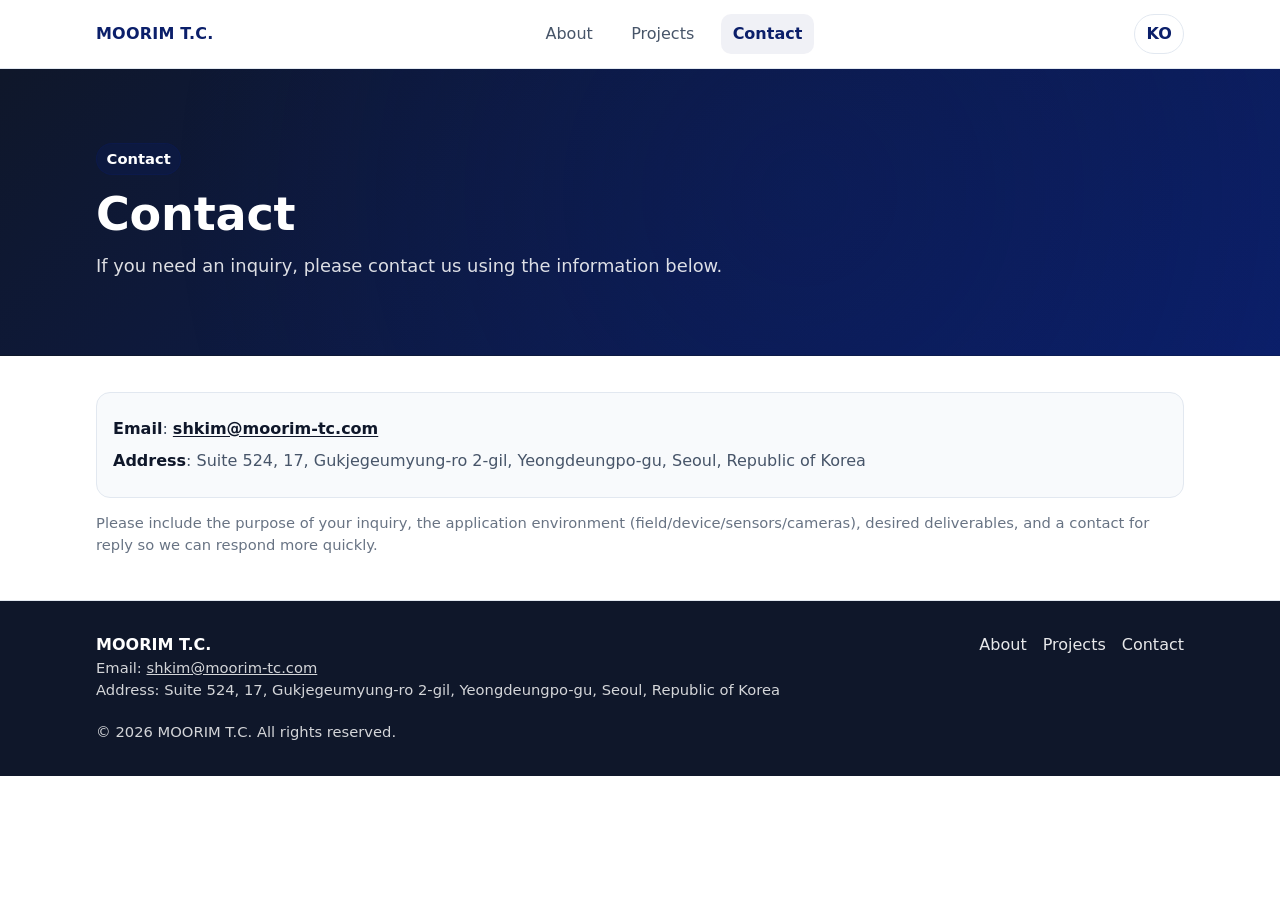
<file: en/contact/index.html>
<!doctype html>
<html lang="en">
  <head>
    <meta charset="utf-8" />
    <meta name="viewport" content="width=device-width, initial-scale=1" />
    <title>MOORIM T.C. | Contact</title>
    <meta name="description" content="Contact MOORIM T.C." />
    <!-- Google tag (gtag.js) -->
    <script async src="https://www.googletagmanager.com/gtag/js?id=G-YCZYZPML6T"></script>
    <script>
      window.dataLayer = window.dataLayer || [];
      function gtag(){dataLayer.push(arguments);}
      gtag('js', new Date());

      gtag('config', 'G-YCZYZPML6T');
    </script>
    <link rel="stylesheet" href="../../assets/css/style.css" />
    <script src="../../assets/js/main.js" defer></script>
  </head>
  <body>
    <a class="skip-link" href="#main">Skip to main content</a>

    <header class="site-header">
      <div class="container header-inner">
        <a class="brand" href="/en/" aria-label="MOORIM T.C. home">
          <span class="brand-name">MOORIM T.C.</span>
        </a>

        <nav class="nav" aria-label="Primary">
          <a data-nav="about" href="/en/">About</a>
          <a data-nav="projects" href="/en/projects/">Projects</a>
          <a data-nav="contact" href="/en/contact/">Contact</a>
        </nav>

        <div class="header-actions">
          <a class="lang-link" data-lang-switch href="/ko/contact/">KO</a>
        </div>
      </div>
    </header>

    <main id="main">
      <section class="hero">
        <div class="container">
          <span class="kicker">Contact</span>
          <h1>Contact</h1>
          <p class="lead">If you need an inquiry, please contact us using the information below.</p>
        </div>
      </section>

      <section class="section">
        <div class="container">
          <div class="notice">
            <p><span class="footer-strong">Email</span>: <a href="mailto:shkim@moorim-tc.com">shkim@moorim-tc.com</a></p>
            <p><span class="footer-strong">Address</span>: Suite 524, 17, Gukjegeumyung-ro 2-gil, Yeongdeungpo-gu, Seoul, Republic of Korea</p>
          </div>
          <p class="small" style="margin-top:.9rem">Please include the purpose of your inquiry, the application environment (field/device/sensors/cameras), desired deliverables, and a contact for reply so we can respond more quickly.</p>
        </div>
      </section>
    </main>

    <footer class="site-footer">
      <div class="container footer-row">
        <div>
          <div class="footer-strong" data-company-name>MOORIM T.C.</div>
          <div class="small">Email: <a href="mailto:shkim@moorim-tc.com">shkim@moorim-tc.com</a></div>
          <div class="small">Address: Suite 524, 17, Gukjegeumyung-ro 2-gil, Yeongdeungpo-gu, Seoul, Republic of Korea</div>
        </div>
        <nav class="footer-nav" aria-label="Footer">
          <a href="/en/">About</a>
          <a href="/en/projects/">Projects</a>
          <a href="/en/contact/">Contact</a>
        </nav>
      </div>
      <div class="container footer-bottom small">
        <div>© <span id="y"></span> MOORIM T.C. All rights reserved.</div>
      </div>
      <script>
        document.getElementById('y').textContent = new Date().getFullYear();
      </script>
    </footer>
  </body>
</html>
</file>
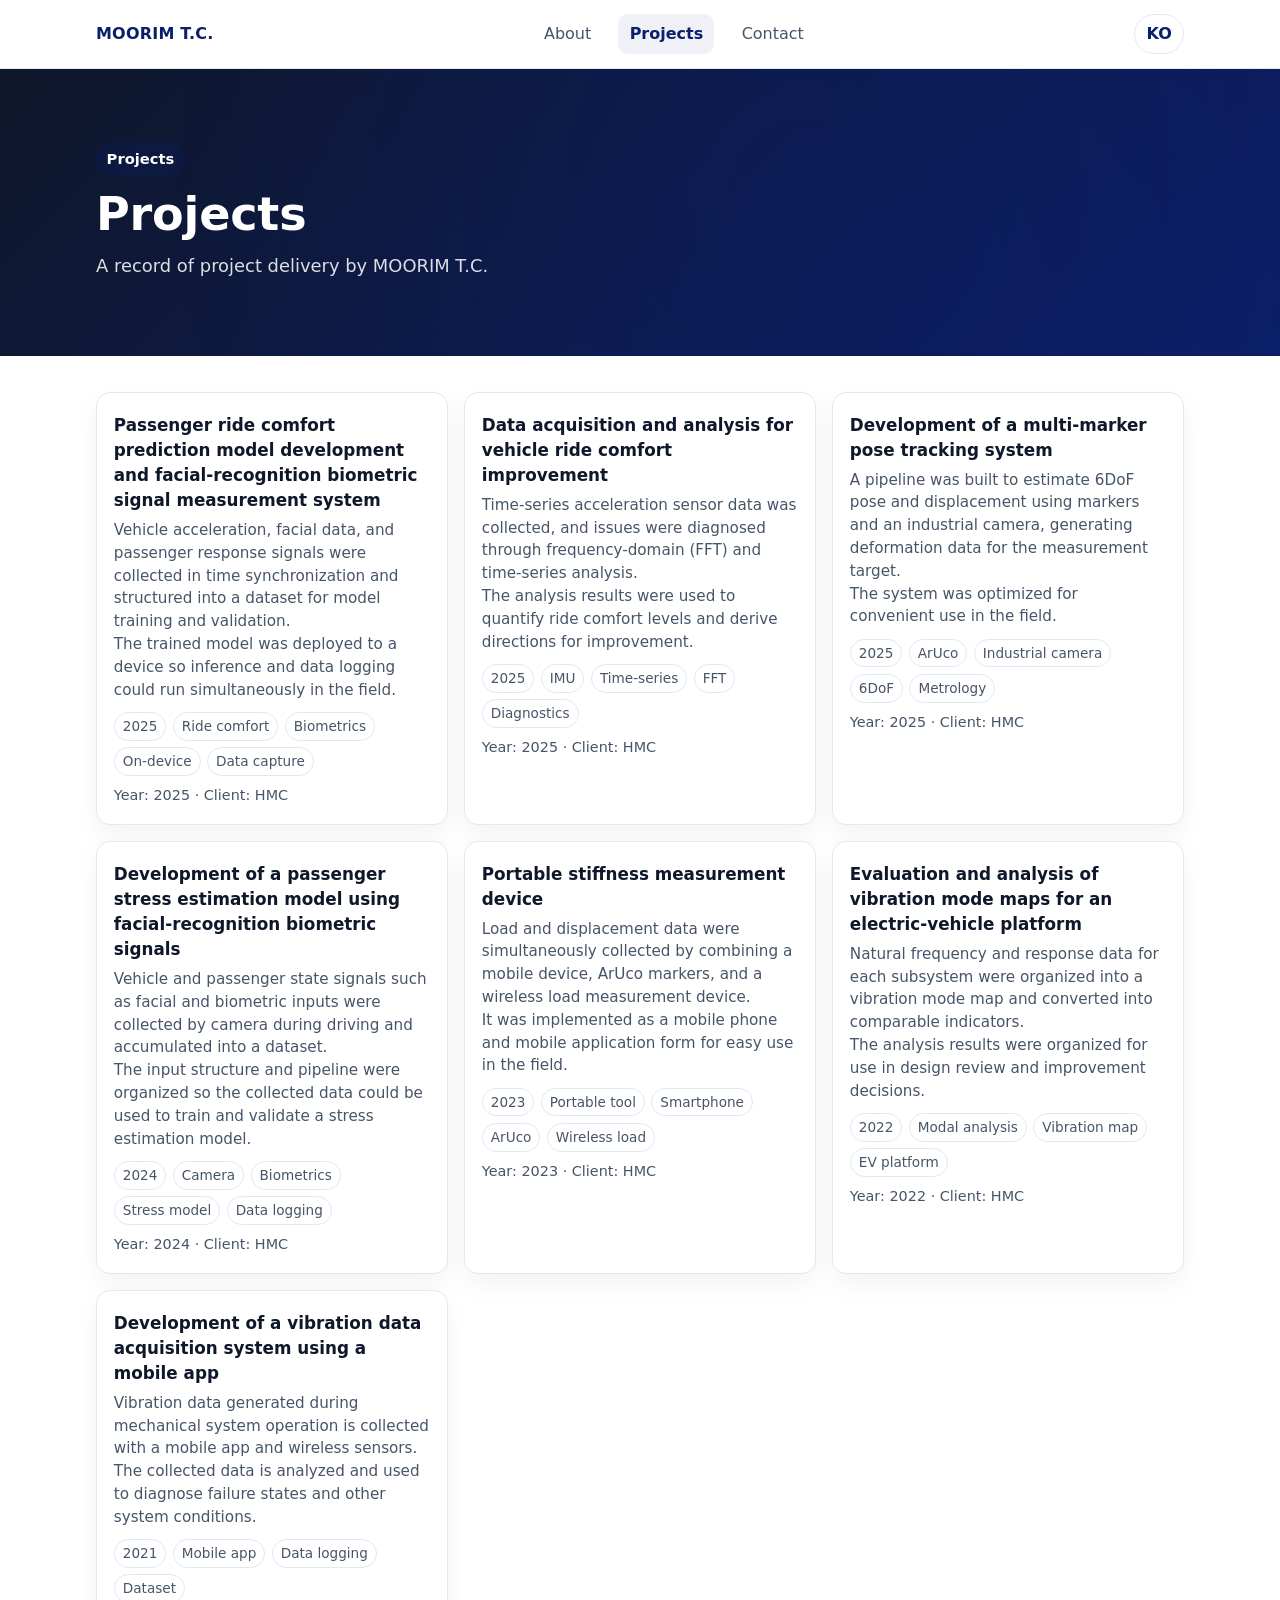
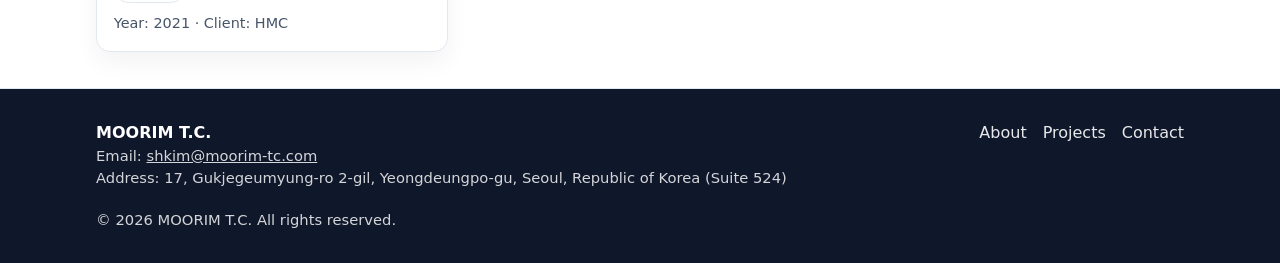
<file: en/projects/index.html>
<!doctype html>
<html lang="en">
  <head>
    <meta charset="utf-8" />
    <meta name="viewport" content="width=device-width, initial-scale=1" />
    <title>MOORIM T.C. | Projects</title>
    <meta name="description" content="MOORIM T.C. portfolio / projects" />
    <!-- Google tag (gtag.js) -->
    <script async src="https://www.googletagmanager.com/gtag/js?id=G-YCZYZPML6T"></script>
    <script>
      window.dataLayer = window.dataLayer || [];
      function gtag(){dataLayer.push(arguments);}
      gtag('js', new Date());

      gtag('config', 'G-YCZYZPML6T');
    </script>
    <link rel="stylesheet" href="../../assets/css/style.css" />
    <script src="../../assets/js/main.js" defer></script>
  </head>
  <body>
    <a class="skip-link" href="#main">Skip to content</a>

    <header class="site-header">
      <div class="container header-inner">
        <a class="brand" href="/en/" aria-label="MOORIM T.C. home">
          <span class="brand-name">MOORIM T.C.</span>
        </a>

        <nav class="nav" aria-label="Primary">
          <a data-nav="about" href="/en/">About</a>
          <a data-nav="projects" href="/en/projects/">Projects</a>
          <a data-nav="contact" href="/en/contact/">Contact</a>
        </nav>

        <div class="header-actions">
          <a class="lang-link" data-lang-switch href="/ko/projects/">KO</a>
        </div>
      </div>
    </header>

    <main id="main">
      <section class="hero">
        <div class="container">
          <span class="kicker">Projects</span>
          <h1>Projects</h1>
          <p class="lead">A record of project delivery by MOORIM T.C.</p>
        </div>
      </section>

      <section class="section">
        <div class="container">
          <div class="grid" role="list">
            <article class="card" role="listitem">
              <h3>Passenger ride comfort prediction model development and facial-recognition biometric signal measurement system</h3>
              <p>Vehicle acceleration, facial data, and passenger response signals were collected in time synchronization and structured into a dataset for model training and validation.</p>
              <p>The trained model was deployed to a device so inference and data logging could run simultaneously in the field.</p>
              <div class="tags" aria-label="Tech keywords">
                <span class="tag">2025</span><span class="tag">Ride comfort</span><span class="tag">Biometrics</span><span class="tag">On-device</span><span class="tag">Data capture</span>
              </div>
              <div class="meta">Year: 2025 · Client: HMC</div>
            </article>

            <article class="card" role="listitem">
              <h3>Data acquisition and analysis for vehicle ride comfort improvement</h3>
              <p>Time-series acceleration sensor data was collected, and issues were diagnosed through frequency-domain (FFT) and time-series analysis.</p>
              <p>The analysis results were used to quantify ride comfort levels and derive directions for improvement.</p>
              <div class="tags" aria-label="Tech keywords">
                <span class="tag">2025</span><span class="tag">IMU</span><span class="tag">Time-series</span><span class="tag">FFT</span><span class="tag">Diagnostics</span>
              </div>
              <div class="meta">Year: 2025 · Client: HMC</div>
            </article>

            <article class="card" role="listitem">
              <h3>Development of a multi-marker pose tracking system</h3>
              <p>A pipeline was built to estimate 6DoF pose and displacement using markers and an industrial camera, generating deformation data for the measurement target.</p>
              <p>The system was optimized for convenient use in the field.</p>
              <div class="tags" aria-label="Tech keywords">
                <span class="tag">2025</span><span class="tag">ArUco</span><span class="tag">Industrial camera</span><span class="tag">6DoF</span><span class="tag">Metrology</span>
              </div>
              <div class="meta">Year: 2025 · Client: HMC</div>
            </article>

            <article class="card" role="listitem">
              <h3>Development of a passenger stress estimation model using facial-recognition biometric signals</h3>
              <p>Vehicle and passenger state signals such as facial and biometric inputs were collected by camera during driving and accumulated into a dataset.</p>
              <p>The input structure and pipeline were organized so the collected data could be used to train and validate a stress estimation model.</p>
              <div class="tags" aria-label="Tech keywords">
                <span class="tag">2024</span><span class="tag">Camera</span><span class="tag">Biometrics</span><span class="tag">Stress model</span><span class="tag">Data logging</span>
              </div>
              <div class="meta">Year: 2024 · Client: HMC</div>
            </article>

            <article class="card" role="listitem">
              <h3>Portable stiffness measurement device</h3>
              <p>Load and displacement data were simultaneously collected by combining a mobile device, ArUco markers, and a wireless load measurement device.</p>
              <p>It was implemented as a mobile phone and mobile application form for easy use in the field.</p>
              <div class="tags" aria-label="Tech keywords">
                <span class="tag">2023</span><span class="tag">Portable tool</span><span class="tag">Smartphone</span><span class="tag">ArUco</span><span class="tag">Wireless load</span>
              </div>
              <div class="meta">Year: 2023 · Client: HMC</div>
            </article>

            <article class="card" role="listitem">
              <h3>Evaluation and analysis of vibration mode maps for an electric-vehicle platform</h3>
              <p>Natural frequency and response data for each subsystem were organized into a vibration mode map and converted into comparable indicators.</p>
              <p>The analysis results were organized for use in design review and improvement decisions.</p>
              <div class="tags" aria-label="Tech keywords">
                <span class="tag">2022</span><span class="tag">Modal analysis</span><span class="tag">Vibration map</span><span class="tag">EV platform</span>
              </div>
              <div class="meta">Year: 2022 · Client: HMC</div>
            </article>

            <article class="card" role="listitem">
              <h3>Development of a vibration data acquisition system using a mobile app</h3>
              <p>Vibration data generated during mechanical system operation is collected with a mobile app and wireless sensors.</p>
              <p>The collected data is analyzed and used to diagnose failure states and other system conditions.</p>
              <div class="tags" aria-label="Tech keywords">
                <span class="tag">2021</span><span class="tag">Mobile app</span><span class="tag">Data logging</span><span class="tag">Dataset</span>
              </div>
              <div class="meta">Year: 2021 · Client: HMC</div>
            </article>
          </div>
        </div>
      </section>
    </main>

    <footer class="site-footer">
      <div class="container footer-row">
        <div>
          <div class="footer-strong" data-company-name>MOORIM T.C.</div>
          <div class="small">Email: <a href="mailto:shkim@moorim-tc.com">shkim@moorim-tc.com</a></div>
          <div class="small">Address: 17, Gukjegeumyung-ro 2-gil, Yeongdeungpo-gu, Seoul, Republic of Korea (Suite 524)</div>
        </div>
        <nav class="footer-nav" aria-label="Footer">
          <a href="/en/">About</a>
          <a href="/en/projects/">Projects</a>
          <a href="/en/contact/">Contact</a>
        </nav>
      </div>
      <div class="container footer-bottom small">
        <div>© <span id="y"></span> MOORIM T.C. All rights reserved.</div>
      </div>
      <script>
        document.getElementById('y').textContent = new Date().getFullYear();
      </script>
    </footer>
  </body>
</html>
</file>
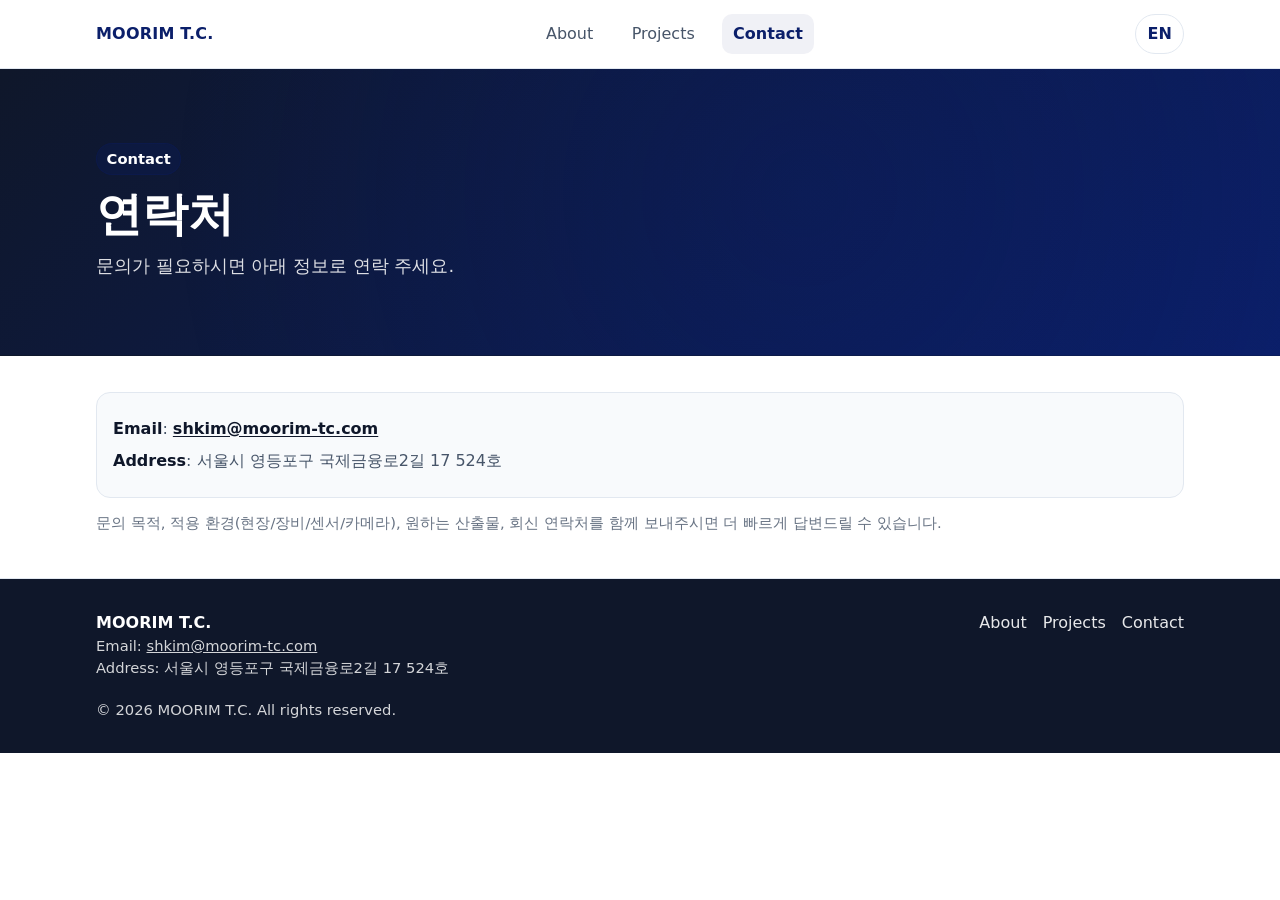
<file: ko/contact/index.html>
<!doctype html>
<html lang="ko">
  <head>
    <meta charset="utf-8" />
    <meta name="viewport" content="width=device-width, initial-scale=1" />
    <title>MOORIM T.C. | 연락처</title>
    <meta name="description" content="MOORIM T.C. 연락처" />
    <!-- Google tag (gtag.js) -->
    <script async src="https://www.googletagmanager.com/gtag/js?id=G-YCZYZPML6T"></script>
    <script>
      window.dataLayer = window.dataLayer || [];
      function gtag(){dataLayer.push(arguments);}
      gtag('js', new Date());

      gtag('config', 'G-YCZYZPML6T');
    </script>
    <link rel="stylesheet" href="../../assets/css/style.css" />
    <script src="../../assets/js/main.js" defer></script>
  </head>
  <body>
    <a class="skip-link" href="#main">본문 바로가기</a>

    <header class="site-header">
      <div class="container header-inner">
        <a class="brand" href="/ko/" aria-label="MOORIM T.C. 홈">
          <span class="brand-name">MOORIM T.C.</span>
        </a>

        <nav class="nav" aria-label="주 메뉴">
          <a data-nav="about" href="/ko/">About</a>
          <a data-nav="projects" href="/ko/projects/">Projects</a>
          <a data-nav="contact" href="/ko/contact/">Contact</a>
        </nav>

        <div class="header-actions">
          <a class="lang-link" data-lang-switch href="/en/contact/">EN</a>
        </div>
      </div>
    </header>

    <main id="main">
      <section class="hero">
        <div class="container">
          <span class="kicker">Contact</span>
          <h1>연락처</h1>
          <p class="lead">문의가 필요하시면 아래 정보로 연락 주세요.</p>
        </div>
      </section>

      <section class="section">
        <div class="container">
          <div class="notice">
            <p><span class="footer-strong">Email</span>: <a href="mailto:shkim@moorim-tc.com">shkim@moorim-tc.com</a></p>
            <p><span class="footer-strong">Address</span>: 서울시 영등포구 국제금융로2길 17 524호</p>
          </div>
          <p class="small" style="margin-top:.9rem">문의 목적, 적용 환경(현장/장비/센서/카메라), 원하는 산출물, 회신 연락처를 함께 보내주시면 더 빠르게 답변드릴 수 있습니다.</p>
        </div>
      </section>
    </main>

    <footer class="site-footer">
      <div class="container footer-row">
        <div>
          <div class="footer-strong" data-company-name>MOORIM T.C.</div>
          <div class="small">Email: <a href="mailto:shkim@moorim-tc.com">shkim@moorim-tc.com</a></div>
          <div class="small">Address: 서울시 영등포구 국제금융로2길 17 524호</div>
        </div>
        <nav class="footer-nav" aria-label="Footer">
          <a href="/ko/">About</a>
          <a href="/ko/projects/">Projects</a>
          <a href="/ko/contact/">Contact</a>
        </nav>
      </div>
      <div class="container footer-bottom small">
        <div>© <span id="y"></span> MOORIM T.C. All rights reserved.</div>
      </div>
      <script>
        document.getElementById('y').textContent = new Date().getFullYear();
      </script>
    </footer>
  </body>
</html>
</file>
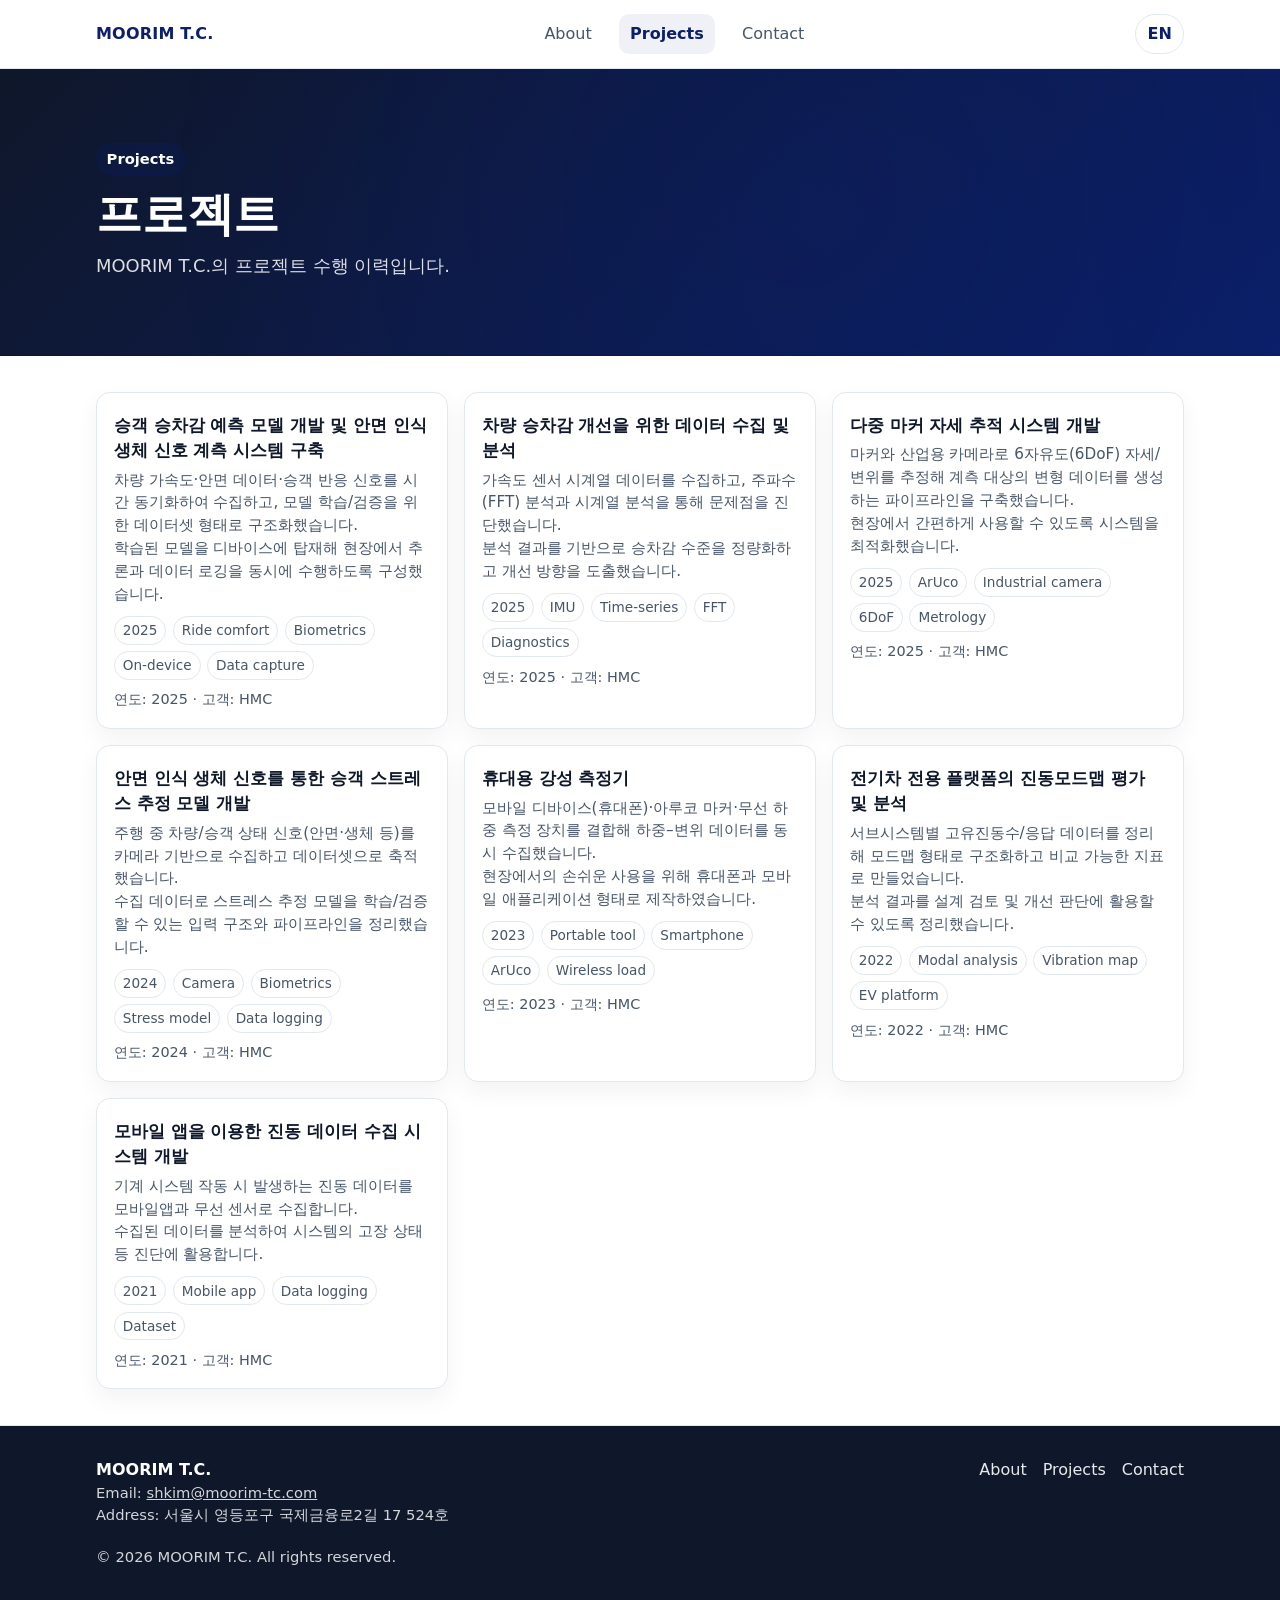
<file: ko/projects/index.html>
<!doctype html>
<html lang="ko">
  <head>
    <meta charset="utf-8" />
    <meta name="viewport" content="width=device-width, initial-scale=1" />
    <title>MOORIM T.C. | 프로젝트</title>
    <meta name="description" content="MOORIM T.C. 포트폴리오 / 프로젝트" />
    <!-- Google tag (gtag.js) -->
    <script async src="https://www.googletagmanager.com/gtag/js?id=G-YCZYZPML6T"></script>
    <script>
      window.dataLayer = window.dataLayer || [];
      function gtag(){dataLayer.push(arguments);}
      gtag('js', new Date());

      gtag('config', 'G-YCZYZPML6T');
    </script>
    <link rel="stylesheet" href="../../assets/css/style.css" />
    <script src="../../assets/js/main.js" defer></script>
  </head>
  <body>
    <a class="skip-link" href="#main">본문 바로가기</a>

    <header class="site-header">
      <div class="container header-inner">
        <a class="brand" href="/ko/" aria-label="MOORIM T.C. 홈">
          <span class="brand-name">MOORIM T.C.</span>
        </a>

        <nav class="nav" aria-label="주 메뉴">
          <a data-nav="about" href="/ko/">About</a>
          <a data-nav="projects" href="/ko/projects/">Projects</a>
          <a data-nav="contact" href="/ko/contact/">Contact</a>
        </nav>

        <div class="header-actions">
          <a class="lang-link" data-lang-switch href="/en/projects/">EN</a>
        </div>
      </div>
    </header>

    <main id="main">
      <section class="hero">
        <div class="container">
          <span class="kicker">Projects</span>
          <h1>프로젝트</h1>
          <p class="lead">MOORIM T.C.의 프로젝트 수행 이력입니다.</p>
        </div>
      </section>

      <section class="section">
        <div class="container">
          <div class="grid" role="list">
            <article class="card" role="listitem">
              <h3>승객 승차감 예측 모델 개발 및 안면 인식 생체 신호 계측 시스템 구축</h3>
              <p>차량 가속도·안면 데이터·승객 반응 신호를 시간 동기화하여 수집하고, 모델 학습/검증을 위한 데이터셋 형태로 구조화했습니다.</p>
              <p>학습된 모델을 디바이스에 탑재해 현장에서 추론과 데이터 로깅을 동시에 수행하도록 구성했습니다.</p>
              <div class="tags" aria-label="Tech keywords">
                <span class="tag">2025</span><span class="tag">Ride comfort</span><span class="tag">Biometrics</span><span class="tag">On-device</span><span class="tag">Data capture</span>
              </div>
              <div class="meta">연도: 2025 · 고객: HMC</div>
            </article>

            <article class="card" role="listitem">
              <h3>차량 승차감 개선을 위한 데이터 수집 및 분석</h3>
              <p>가속도 센서 시계열 데이터를 수집하고, 주파수(FFT) 분석과 시계열 분석을 통해 문제점을 진단했습니다.</p>
              <p>분석 결과를 기반으로 승차감 수준을 정량화하고 개선 방향을 도출했습니다.</p>
              <div class="tags" aria-label="Tech keywords">
                <span class="tag">2025</span><span class="tag">IMU</span><span class="tag">Time-series</span><span class="tag">FFT</span><span class="tag">Diagnostics</span>
              </div>
              <div class="meta">연도: 2025 · 고객: HMC</div>
            </article>

            <article class="card" role="listitem">
              <h3>다중 마커 자세 추적 시스템 개발</h3>
              <p>마커와 산업용 카메라로 6자유도(6DoF) 자세/변위를 추정해 계측 대상의 변형 데이터를 생성하는 파이프라인을 구축했습니다.</p>
              <p>현장에서 간편하게 사용할 수 있도록 시스템을 최적화했습니다.</p>
              <div class="tags" aria-label="Tech keywords">
                <span class="tag">2025</span><span class="tag">ArUco</span><span class="tag">Industrial camera</span><span class="tag">6DoF</span><span class="tag">Metrology</span>
              </div>
              <div class="meta">연도: 2025 · 고객: HMC</div>
            </article>

            <article class="card" role="listitem">
              <h3>안면 인식 생체 신호를 통한 승객 스트레스 추정 모델 개발</h3>
              <p>주행 중 차량/승객 상태 신호(안면·생체 등)를 카메라 기반으로 수집하고 데이터셋으로 축적했습니다.</p>
              <p>수집 데이터로 스트레스 추정 모델을 학습/검증할 수 있는 입력 구조와 파이프라인을 정리했습니다.</p>
              <div class="tags" aria-label="Tech keywords">
                <span class="tag">2024</span><span class="tag">Camera</span><span class="tag">Biometrics</span><span class="tag">Stress model</span><span class="tag">Data logging</span>
              </div>
              <div class="meta">연도: 2024 · 고객: HMC</div>
            </article>

            <article class="card" role="listitem">
              <h3>휴대용 강성 측정기</h3>
              <p>모바일 디바이스(휴대폰)·아루코 마커·무선 하중 측정 장치를 결합해 하중–변위 데이터를 동시 수집했습니다.</p>
              <p>현장에서의 손쉬운 사용을 위해 휴대폰과 모바일 애플리케이션 형태로 제작하였습니다.</p>
              <div class="tags" aria-label="Tech keywords">
                <span class="tag">2023</span><span class="tag">Portable tool</span><span class="tag">Smartphone</span><span class="tag">ArUco</span><span class="tag">Wireless load</span>
              </div>
              <div class="meta">연도: 2023 · 고객: HMC</div>
            </article>

            <article class="card" role="listitem">
              <h3>전기차 전용 플랫폼의 진동모드맵 평가 및 분석</h3>
              <p>서브시스템별 고유진동수/응답 데이터를 정리해 모드맵 형태로 구조화하고 비교 가능한 지표로 만들었습니다.</p>
              <p>분석 결과를 설계 검토 및 개선 판단에 활용할 수 있도록 정리했습니다.</p>
              <div class="tags" aria-label="Tech keywords">
                <span class="tag">2022</span><span class="tag">Modal analysis</span><span class="tag">Vibration map</span><span class="tag">EV platform</span>
              </div>
              <div class="meta">연도: 2022 · 고객: HMC</div>
            </article>

            <article class="card" role="listitem">
              <h3>모바일 앱을 이용한 진동 데이터 수집 시스템 개발</h3>
              <p>기계 시스템 작동 시 발생하는 진동 데이터를 모바일앱과 무선 센서로 수집합니다.</p>
              <p>수집된 데이터를 분석하여 시스템의 고장 상태 등 진단에 활용합니다.</p>
              <div class="tags" aria-label="Tech keywords">
                <span class="tag">2021</span><span class="tag">Mobile app</span><span class="tag">Data logging</span><span class="tag">Dataset</span>
              </div>
              <div class="meta">연도: 2021 · 고객: HMC</div>
            </article>

          </div>
        </div>
      </section>
    </main>

    <footer class="site-footer">
      <div class="container footer-row">
        <div>
          <div class="footer-strong" data-company-name>MOORIM T.C.</div>
          <div class="small">Email: <a href="mailto:shkim@moorim-tc.com">shkim@moorim-tc.com</a></div>
          <div class="small">Address: 서울시 영등포구 국제금융로2길 17 524호</div>
        </div>
        <nav class="footer-nav" aria-label="Footer">
          <a href="/ko/">About</a>
          <a href="/ko/projects/">Projects</a>
          <a href="/ko/contact/">Contact</a>
        </nav>
      </div>
      <div class="container footer-bottom small">
        <div>© <span id="y"></span> MOORIM T.C. All rights reserved.</div>
      </div>
      <script>
        document.getElementById('y').textContent = new Date().getFullYear();
      </script>
    </footer>
  </body>
</html>
</file>
<file: assets/css/style.css>
:root{
  --primary:#0b1f6a;
  --text:#0f172a;
  --muted:#475569;
  --bg:#ffffff;
  --surface:#f8fafc;
  --border:#e2e8f0;
  --focus:rgba(11,31,106,.25);
  --radius:14px;
  --container:1120px;
  --shadow-sm:0 10px 24px rgba(15,23,42,.05);
  --shadow:0 18px 44px rgba(15,23,42,.05);
}

*{box-sizing:border-box;}
html,body{height:100%;}
body{
  margin:0;
  font-family:system-ui,-apple-system,Segoe UI,Roboto,Helvetica,Arial,"Apple Color Emoji","Segoe UI Emoji";
  color:var(--text);
  background:var(--bg);
  line-height:1.5;
}
img{max-width:100%;height:auto;}
a{color:inherit;}

.skip-link{
  position:absolute;
  left:-999px;
  top:0;
  padding:.6rem .9rem;
  background:var(--bg);
  border:1px solid var(--border);
  border-radius:10px;
  z-index:1000;
}
.skip-link:focus{left:.75rem;top:.75rem;outline:3px solid var(--focus);}

:focus-visible{outline:3px solid var(--focus); outline-offset:2px;}

.container{max-width:var(--container); margin:0 auto; padding:0 1rem;}

.site-header{
  border-bottom:1px solid var(--border);
  background:rgba(255,255,255,.9);
  backdrop-filter:saturate(180%) blur(10px);
  position:sticky;
  top:0;
  z-index:50;
}
.header-inner{
  display:flex;
  align-items:center;
  justify-content:space-between;
  gap:1rem;
  min-height:68px;
}

.brand{
  display:flex;
  align-items:center;
  gap:.6rem;
  text-decoration:none;
}
.brand-mark{
  width:34px;
  height:34px;
  border-radius:10px;
  border:1px solid var(--border);
  background:var(--surface);
  object-fit:contain;
}
.brand-name{
  font-weight:750;
  letter-spacing:.2px;
  color:var(--primary);
}

.nav{
  display:flex;
  align-items:center;
  gap:1rem;
}
.nav a{
  text-decoration:none;
  padding:.5rem .7rem;
  border-radius:10px;
  color:var(--muted);
}
.nav a[aria-current="page"],
.nav a.active{
  color:var(--primary);
  background:rgba(11,31,106,.06);
  font-weight:650;
}

.header-actions{
  display:flex;
  align-items:center;
  gap:.75rem;
}

.lang-link{
  text-decoration:none;
  padding:.45rem .7rem;
  border:1px solid var(--border);
  border-radius:999px;
  color:var(--primary);
  background:var(--bg);
  font-weight:650;
}

.hero{
  padding:4.6rem 0 3.4rem;
  position:relative;
  overflow:hidden;
  color:var(--bg);
  background:linear-gradient(135deg, var(--text), var(--primary));
  border-bottom:1px solid rgba(15,23,42,.05);
}
.hero::before{
  content:"";
  position:absolute;
  inset:-30%;
  background:radial-gradient(circle, var(--focus), transparent 60%);
  transform:translate3d(8%, -4%, 0);
}
.hero > .container{position:relative;}
.hero-grid{
  display:grid;
  grid-template-columns:1.25fr .75fr;
  gap:1.75rem;
  align-items:start;
  padding-block:.5rem;
}
@media (max-width:900px){
  .hero{padding:3.2rem 0 2.4rem;}
  .hero-grid{grid-template-columns:1fr;}
  .nav{display:none;}
}

.kicker{
  display:inline-flex;
  align-items:center;
  gap:.5rem;
  padding:.25rem .6rem;
  border:1px solid var(--border);
  border-radius:999px;
  color:var(--primary);
  background:var(--surface);
  font-weight:650;
  font-size:.92rem;
}

.hero .kicker{
  color:var(--bg);
  border-color:var(--focus);
  background:var(--focus);
}

h1{font-size:clamp(2.1rem, 3.6vw, 3.1rem); line-height:1.12; margin:.9rem 0 .8rem; letter-spacing:-.2px;}
.lead{color:var(--muted); font-size:1.05rem; margin:0 0 1.25rem;}
.hero .lead{color:var(--bg); opacity:.86; font-size:1.12rem; max-width:48rem;}

.hero-side{display:grid; gap:1rem;}
.hero-visual{
  border:1px solid var(--focus);
  background:var(--focus);
  border-radius:var(--radius);
  padding:1rem;
  min-height:220px;
  box-shadow:var(--shadow-sm);
}

.panel{
  border:1px solid var(--focus);
  background:var(--focus);
  border-radius:var(--radius);
  padding:1rem;
  box-shadow:var(--shadow-sm);
}
.panel-title{font-weight:750; letter-spacing:.2px; margin:0 0 .5rem;}
.panel-list{margin:0; padding-left:1.15rem; opacity:.92;}
.panel-list li{margin:.25rem 0;}

.btn-row{display:flex; flex-wrap:wrap; gap:.75rem;}

.btn{
  display:inline-flex;
  align-items:center;
  justify-content:center;
  gap:.4rem;
  padding:.6rem 1rem;
  border-radius:12px;
  border:1px solid var(--border);
  background:var(--bg);
  text-decoration:none;
  font-weight:650;
  box-shadow:var(--shadow-sm);
}
.btn.primary{
  background:var(--primary);
  border-color:var(--primary);
  color:#fff;
}
.btn.ghost{
  color:var(--primary);
  background:rgba(11,31,106,.05);
  border-color:rgba(11,31,106,.18);
  box-shadow:none;
}

.hero .btn.ghost{
  color:var(--bg);
  border-color:var(--focus);
  background:transparent;
}

.section{padding:2.25rem 0;}
.section h2{margin:0 0 .75rem; font-size:1.4rem;}
.section p{margin:.5rem 0; color:var(--muted);}

.section-surface{background:var(--surface);}

.section-head{max-width:54rem;}
.section-head p{margin-top:.35rem;}
.section-actions{margin-top:1.25rem;}

.trustbar{padding:1.1rem 0 1.5rem; background:var(--bg);}
.trust-grid{display:grid; grid-template-columns:repeat(4, minmax(0, 1fr)); gap:1rem;}
.trust-item{
  border:1px solid var(--border);
  background:var(--bg);
  border-radius:var(--radius);
  padding:.9rem;
  box-shadow:var(--shadow-sm);
  display:flex;
  gap:.75rem;
  align-items:flex-start;
}
.trust-item .mini-icon{
  width:40px;
  height:40px;
  border-radius:12px;
  border:1px solid var(--border);
  background:var(--surface);
  color:var(--primary);
  display:flex;
  align-items:center;
  justify-content:center;
  flex:0 0 auto;
}
.trust-item .mini-icon svg{width:20px; height:20px;}
.trust-item strong{display:block; margin:.1rem 0 .1rem;}
.trust-item span{display:block; color:var(--muted); font-size:.94rem; line-height:1.35;}

.cards-4{display:grid; grid-template-columns:repeat(2, minmax(0, 1fr)); gap:1rem;}
.service-card p{margin:.35rem 0 0;}

.service-card .card-head{
  display:flex;
  align-items:center;
  gap:.75rem;
  margin-bottom:.35rem;
}

.service-card .card-head .flow-icon{
  margin-bottom:0;
  flex:0 0 auto;
  width:35px;
  height:35px;
}

.service-card .card-head .flow-icon svg{width:18px; height:18px;}

.service-card .card-head h3{
  margin:0;
}

.service-card .list{margin:.1rem 0 0;}

.about-split{
  display:grid;
  grid-template-columns:1.1fr .9fr;
  gap:1.5rem;
  align-items:center;
}

.about-media{
  border:1px solid var(--border);
  background:var(--surface);
  border-radius:var(--radius);
  overflow:hidden;
  aspect-ratio:4 / 3;
  display:flex;
  align-items:center;
  justify-content:center;
  padding:1.25rem;
}

.about-media img{
  width:100%;
  height:100%;
  object-fit:contain;
  display:block;
}

.about-title{
  margin:0 0 .75rem;
  font-size:1.35rem;
  line-height:1.3;
  color:var(--text);
}

.about-columns{
  display:grid;
  grid-template-columns:repeat(2, minmax(0, 1fr));
  gap:1.25rem;
  align-items:start;
  margin-top:1rem;
}

.about-columns > div > p:first-child{margin-top:0;}


.flow{display:grid; grid-template-columns:repeat(5, minmax(0, 1fr)); gap:1rem;}
.flow-step{position:relative;}

.flow-step .card-head{
  display:flex;
  align-items:center;
  gap:.75rem;
  margin-bottom:.35rem;
}

.flow-step .card-head .flow-icon{
  margin-bottom:0;
  flex:0 0 auto;
  width:35px;
  height:35px;
}

.flow-step .card-head .flow-icon svg{width:18px; height:18px;}

.flow-step .card-head h3{margin:0;}
.flow-step:not(:last-child)::after{
  content:"";
  position:absolute;
  top:50%;
  right:-.6rem;
  width:1.2rem;
  height:1px;
  background:var(--border);
  opacity:.9;
}
.flow-step:not(:last-child)::before{
  content:"";
  position:absolute;
  top:calc(50% - 3px);
  right:-.1rem;
  width:6px;
  height:6px;
  border-right:1px solid var(--border);
  border-top:1px solid var(--border);
  transform:rotate(45deg);
  opacity:.9;
}
.flow-icon{
  width:44px;
  height:44px;
  border:1px solid var(--border);
  border-radius:12px;
  background:var(--bg);
  color:var(--primary);
  display:inline-flex;
  align-items:center;
  justify-content:center;
  margin-bottom:.5rem;
  box-shadow:var(--shadow-sm);
}
.flow-icon svg{width:22px; height:22px;}

.project-grid{display:grid; grid-template-columns:repeat(3, minmax(0, 1fr)); gap:1rem;}
.thumb{
  border:1px solid var(--border);
  border-radius:var(--radius);
  background:var(--surface);
  aspect-ratio:16 / 10;
  overflow:hidden;
  display:flex;
  align-items:center;
  justify-content:center;
}
.thumb img{width:100%; height:100%; object-fit:cover; display:block;}
.tags{display:flex; flex-wrap:wrap; gap:.4rem; margin-top:.65rem;}
.tag{
  display:inline-flex;
  align-items:center;
  padding:.2rem .5rem;
  border:1px solid var(--border);
  border-radius:999px;
  font-size:.85rem;
  color:var(--muted);
  background:var(--bg);
}

.cta-strong{
  padding:3rem 0;
  color:var(--bg);
  background:linear-gradient(135deg, var(--primary), var(--text));
}
.cta-strong p{color:var(--bg); opacity:.86; margin:.25rem 0 1rem;}

.cta .btn-row{justify-content:center;}
.cta-box{padding:1.35rem;}
.cta-box h2{margin:0 0 .8rem;}

.grid{
  display:grid;
  grid-template-columns:repeat(12,1fr);
  gap:1rem;
}
.card{
  padding:1.05rem;
  border:1px solid var(--border);
  background:var(--bg);
  border-radius:var(--radius);
  box-shadow:var(--shadow-sm);
}

.grid > .card{grid-column:span 4;}
.card h3{margin:.2rem 0 .35rem; font-size:1.05rem;}
.card p{margin:0; color:var(--muted); font-size:.95rem;}
.card .meta{margin-top:.6rem; color:var(--muted); font-size:.9rem;}

.card:hover{transform:translateY(-1px); box-shadow:var(--shadow);}

.landing-main{
  background:
    radial-gradient(circle at top left, rgba(11,31,106,.08), transparent 28%),
    linear-gradient(180deg, #f4f7fb 0%, #ffffff 24%, #f8fafc 100%);
}

.landing-hero{
  position:relative;
  overflow:hidden;
  min-height:calc(100vh - 68px);
  color:#f8fbff;
  background:#0b1223;
}

.landing-hero::before{
  content:"";
  position:absolute;
  inset:0;
  background:
    linear-gradient(90deg, rgba(11,18,35,.94) 0%, rgba(11,18,35,.88) 44%, rgba(11,18,35,.56) 67%, rgba(11,18,35,.22) 100%),
    radial-gradient(circle at 18% 24%, rgba(107,153,255,.22), transparent 32%);
  z-index:1;
}

.landing-hero-media{
  position:absolute;
  inset:0;
}

.landing-hero-media img{
  width:100%;
  height:100%;
  object-fit:cover;
  display:block;
}

.landing-hero-media-fade{
  position:absolute;
  inset:0;
  background:
    linear-gradient(180deg, rgba(11,18,35,.12) 0%, rgba(11,18,35,.48) 100%),
    linear-gradient(90deg, rgba(11,18,35,.86) 0%, rgba(11,18,35,.18) 54%, rgba(11,18,35,.02) 100%);
  z-index:1;
}

.landing-hero-grid{
  position:relative;
  z-index:2;
  min-height:calc(100vh - 68px);
  display:grid;
  grid-template-columns:minmax(0, 1.15fr) minmax(320px, .85fr);
  gap:3rem;
  align-items:center;
  padding:4rem 1rem 4.5rem;
}

.landing-hero-copy{
  max-width:40rem;
}

.landing-pill,
.landing-eyebrow{
  display:inline-flex;
  align-items:center;
  gap:.5rem;
  padding:.35rem .8rem;
  border-radius:999px;
  letter-spacing:.08em;
  text-transform:uppercase;
  font-size:.73rem;
  font-weight:700;
}

.landing-pill{
  color:#d8e5ff;
  background:rgba(120,153,255,.16);
  border:1px solid rgba(160,184,255,.2);
  box-shadow:0 8px 30px rgba(8,20,48,.18);
}

.landing-main h1{
  margin:1.2rem 0 1rem;
  font-size:clamp(3rem, 7vw, 5.7rem);
  line-height:.96;
  letter-spacing:-.055em;
}

.landing-hero-lead{
  max-width:34rem;
  margin:0 0 .85rem;
  font-size:1.22rem;
  line-height:1.6;
  color:rgba(236,242,255,.9);
}

.landing-hero-sub{
  max-width:33rem;
  margin:0 0 2rem;
  font-size:1rem;
  line-height:1.65;
  color:rgba(218,226,244,.78);
}

.landing-secondary-btn{
  color:#eff5ff;
  border-color:rgba(203,217,255,.24);
  background:rgba(255,255,255,.08);
  box-shadow:none;
}

.landing-secondary-btn:hover{
  background:rgba(255,255,255,.12);
}

.landing-hero-insight{
  display:grid;
  gap:1rem;
  justify-self:end;
  width:min(100%, 28rem);
}

.landing-bars,
.landing-insight-card,
.landing-stat-grid > div{
  border:1px solid rgba(210,223,255,.14);
  background:rgba(8,15,32,.54);
  backdrop-filter:blur(16px);
  box-shadow:0 18px 40px rgba(2,8,22,.22);
}

.landing-bars{
  position:relative;
  padding:1.3rem;
  border-radius:24px;
  min-height:19.5rem;
  overflow:hidden;
  border:1px solid rgba(203,213,225,.12);
  background:rgba(148,163,184,.08);
  box-shadow:none;
}

.landing-rotator-slide{
  position:absolute;
  inset:1.3rem;
  display:flex;
  flex-direction:column;
  justify-content:flex-start;
  gap:.8rem;
  opacity:0;
  visibility:hidden;
  pointer-events:none;
}

.landing-rotator-slide.is-active{
  opacity:1;
  visibility:visible;
  pointer-events:auto;
  animation:landing-rotator-fade 1s ease;
}

@keyframes landing-rotator-fade{
  from{opacity:0; transform:translateY(10px);}
  to{opacity:1; transform:translateY(0);}
}

.landing-rotator-slide strong{
  display:block;
  color:#f7faff;
  font-size:1.35rem;
  letter-spacing:-.03em;
}

.landing-rotator-list{
  list-style:none;
  margin:0;
  padding:0;
  display:grid;
  gap:.8rem;
  justify-items:start;
}

.landing-rotator-list li{
  padding:.8rem 1rem;
  border-radius:18px;
  width:fit-content;
  max-width:100%;
  background:rgba(148,163,184,.12);
  color:#f7faff;
  font-weight:650;
}

.landing-insight-card{
  padding:1.4rem;
  border-radius:24px;
}

.landing-insight-card strong{
  display:block;
  margin:.25rem 0 .55rem;
  font-size:1.2rem;
  letter-spacing:-.02em;
}

.landing-insight-card p{
  margin:0;
  color:rgba(230,237,250,.74);
}

.landing-stat-grid{
  display:grid;
  grid-template-columns:repeat(2, minmax(0, 1fr));
  gap:1rem;
  margin:0;
}

.landing-stat-grid > div{
  padding:1.1rem 1.2rem;
  border-radius:20px;
}

.landing-stat-grid dt{
  font-size:.78rem;
  text-transform:uppercase;
  letter-spacing:.08em;
  color:rgba(189,202,231,.72);
}

.landing-stat-grid dd{
  margin:.35rem 0 0;
  font-size:1.15rem;
  font-weight:700;
  color:#f5f8ff;
}

.landing-signalband{
  position:relative;
  margin-top:-2.5rem;
  z-index:3;
}

.landing-signal-grid{
  display:grid;
  grid-template-columns:repeat(4, minmax(0, 1fr));
  gap:1rem;
}

.landing-signal-card{
  display:flex;
  gap:1rem;
  padding:1.15rem;
  border-radius:22px;
  border:1px solid rgba(183,197,227,.42);
  background:rgba(255,255,255,.84);
  backdrop-filter:blur(14px);
  box-shadow:0 22px 50px rgba(16,24,40,.08);
}

.landing-signal-card strong{
  display:block;
  margin:.1rem 0 .35rem;
  font-size:1rem;
}

.landing-signal-card p{
  margin:0;
  color:var(--muted);
  font-size:.94rem;
  line-height:1.5;
}

.landing-icon{
  width:2.9rem;
  height:2.9rem;
  border-radius:16px;
  flex:0 0 auto;
  display:flex;
  align-items:center;
  justify-content:center;
  color:#2f63f4;
  background:linear-gradient(180deg, #eef4ff 0%, #dfe9ff 100%);
  box-shadow:inset 0 1px 0 rgba(255,255,255,.85);
}

.landing-icon svg{
  width:20px;
  height:20px;
}

.landing-section{
  padding:6rem 0;
}

.landing-section-head{
  max-width:46rem;
  margin-bottom:2.6rem;
}

.landing-section-head h2,
.landing-about-copy h2,
.landing-cta h2{
  margin:.5rem 0 .9rem;
  font-size:clamp(2rem, 4vw, 3.25rem);
  line-height:1.05;
  letter-spacing:-.04em;
}

.landing-service-title{
  white-space:nowrap;
}

.landing-section-head p,
.landing-about-copy p,
.landing-value-callout p,
.landing-cta p,
.landing-flow-step p,
.landing-project-body p{
  color:var(--muted);
  line-height:1.65;
}

.landing-section-head-compact{
  max-width:40rem;
}

.landing-service-grid{
  display:grid;
  grid-template-columns:repeat(2, minmax(0, 1fr));
  gap:1.25rem;
}

.landing-service-card,
.landing-about-card,
.landing-value-callout,
.landing-flow-step,
.landing-project-card{
  border:1px solid rgba(219,228,242,.9);
  background:rgba(255,255,255,.9);
  box-shadow:0 20px 48px rgba(15,23,42,.06);
}

.landing-service-card{
  padding:1.4rem;
  border-radius:24px;
}

.landing-service-head{
  display:flex;
  align-items:center;
  gap:.9rem;
  margin-bottom:1rem;
}

.landing-service-head h3,
.landing-about-card h3,
.landing-flow-step h3,
.landing-project-body h3{
  margin:0;
  letter-spacing:-.02em;
}

.landing-about-card h3{
  margin-bottom:1.35rem;
}

.landing-list{
  list-style:none;
  margin:0;
  padding:0;
  display:grid;
  gap:.75rem;
}

.landing-about-card .landing-list{
  gap:.45rem;
}

.landing-list li{
  position:relative;
  padding-left:1.15rem;
  color:var(--muted);
}

.landing-list li::before{
  content:"";
  position:absolute;
  left:0;
  top:.62rem;
  width:7px;
  height:7px;
  border-radius:50%;
  background:#2f63f4;
}

.landing-surface{
  background:linear-gradient(180deg, rgba(241,245,252,.82) 0%, rgba(255,255,255,.95) 100%);
}

.landing-about-grid{
  display:grid;
  grid-template-columns:minmax(0, 1.1fr) minmax(300px, .9fr);
  gap:2rem;
  align-items:start;
}

.landing-about-panel{
  display:grid;
  gap:1rem;
  width:90%;
  justify-self:end;
}

.landing-about-card,
.landing-value-callout{
  border-radius:26px;
  padding:1.5rem;
}

.landing-value-callout{
  background:linear-gradient(180deg, #17233d 0%, #0c1426 100%);
  border-color:rgba(30,48,87,.9);
}

.landing-value-callout p{
  margin:0;
  color:rgba(232,238,250,.84);
}

.landing-value-callout .landing-eyebrow{
  display:block;
  margin:0 0 1.35rem;
  padding:0;
  border-radius:0;
  background:none;
  color:#f8fbff;
  font-size:1.17em;
  font-weight:700;
  letter-spacing:-.02em;
  text-transform:none;
}

.landing-eyebrow{
  color:#355ecf;
  background:rgba(47,99,244,.08);
}

.landing-flow{
  display:grid;
  grid-template-columns:repeat(5, minmax(0, 1fr));
  gap:1rem;
}

.landing-flow-step{
  position:relative;
  padding:1.4rem 1.25rem;
  border-radius:24px;
}

.landing-flow-index{
  display:inline-flex;
  align-items:center;
  justify-content:center;
  margin-bottom:.9rem;
  min-width:3rem;
  height:3rem;
  border-radius:999px;
  background:#edf3ff;
  color:#2f63f4;
  font-weight:800;
  letter-spacing:.04em;
}

.landing-projects{
  background:linear-gradient(180deg, #f7f9fc 0%, #eef4fb 100%);
}

.landing-project-head{
  display:flex;
  align-items:end;
  justify-content:space-between;
  gap:1rem;
  max-width:none;
}

.landing-inline-link{
  color:#2f63f4;
  text-decoration:none;
  font-weight:700;
}

.landing-inline-link:hover{
  text-decoration:underline;
  text-underline-offset:3px;
}

.landing-project-grid{
  display:grid;
  grid-template-columns:repeat(3, minmax(0, 1fr));
  gap:1.25rem;
}

.landing-project-card{
  overflow:hidden;
  border-radius:28px;
}

.landing-project-media{
  aspect-ratio:16 / 10;
  overflow:hidden;
  background:#dbe5f5;
}

.landing-project-media img{
  width:100%;
  height:100%;
  object-fit:cover;
  display:block;
}

.landing-project-body{
  padding:1.4rem;
}

.landing-project-body p + p{
  margin-top:.6rem;
}

.landing-cta{
  padding:5rem 0;
  background:linear-gradient(135deg, #0a1223 0%, #152646 60%, #1d3561 100%);
  color:#f8fbff;
}

.landing-cta-box{
  max-width:52rem;
}

.landing-cta p{
  max-width:34rem;
  color:rgba(225,234,249,.8);
}

.landing-cta-actions{
  align-items:center;
}

.landing-cta-btn{
  color:#0a1223;
  background:#ffffff;
  border-color:#ffffff;
}

.landing-inline-link-light{
  color:#dce8ff;
}

@media (max-width:900px){
  .grid > .card{grid-column:span 6;}
  .about-split{grid-template-columns:1fr;}
  .about-columns{grid-template-columns:1fr;}
  .trust-grid{grid-template-columns:1fr;}
  .cards-4{grid-template-columns:1fr;}
  .flow{grid-template-columns:1fr;}
  .flow-step::before,
  .flow-step::after{display:none;}
  .project-grid{grid-template-columns:1fr;}
  .landing-hero-grid,
  .landing-about-grid,
  .landing-service-grid,
  .landing-project-grid,
  .landing-flow,
  .landing-signal-grid{grid-template-columns:1fr;}
  .landing-hero{
    min-height:auto;
    padding-top:1rem;
  }
  .landing-hero-grid{
    min-height:auto;
    gap:1.5rem;
    padding-top:4.5rem;
  }
  .landing-hero-copy{max-width:none;}
  .landing-hero-insight{justify-self:stretch; width:100%;}
  .landing-signalband{margin-top:-1.4rem;}
  .landing-section{padding:4rem 0;}
  .landing-project-head{align-items:start;}
  .landing-about-panel{width:100%;}
  .landing-service-title{white-space:normal;}
}
@media (max-width:560px){
  .grid > .card{grid-column:span 12;}
  .landing-main h1{font-size:clamp(2.6rem, 15vw, 4rem);}
  .landing-stat-grid{grid-template-columns:1fr;}
  .landing-hero-grid,
  .landing-section,
  .landing-cta{padding-left:0; padding-right:0;}
  .landing-bars,
  .landing-insight-card,
  .landing-stat-grid > div,
  .landing-service-card,
  .landing-about-card,
  .landing-value-callout,
  .landing-flow-step,
  .landing-project-card{border-radius:22px;}
}

.list{margin:.4rem 0 0; padding-left:1.1rem; color:var(--muted);}

.site-footer{
  margin-top:0;
  border-top:1px solid var(--border);
  padding:2rem 0;
  color:var(--bg);
  background:var(--text);
}
.footer-row{
  display:flex;
  gap:1rem;
  justify-content:space-between;
  flex-wrap:wrap;
}
.footer-strong{color:var(--bg); font-weight:750;}
.small{font-size:.92rem; opacity:.82;}

.footer-nav{display:flex; flex-wrap:wrap; gap:.75rem 1rem; align-content:flex-start;}
.footer-nav a{text-decoration:none; opacity:.9;}
.footer-nav a:hover{text-decoration:underline;}
.footer-bottom{margin-top:1.25rem; display:flex; justify-content:space-between; gap:1rem; flex-wrap:wrap;}

.notice{
  padding:1rem;
  border:1px solid var(--border);
  background:var(--surface);
  border-radius:var(--radius);
}

.notice .footer-strong{color:var(--text);}

.notice a[href^="mailto:"]{
  color:var(--text);
  font-weight:650;
  text-decoration:underline;
  text-underline-offset:2px;
}

.code{
  font-family:ui-monospace,SFMono-Regular,Menlo,Monaco,Consolas,"Liberation Mono","Courier New",monospace;
  font-size:.95rem;
  background:rgba(15,23,42,.05);
  padding:.1rem .3rem;
  border-radius:6px;
}
</file>
